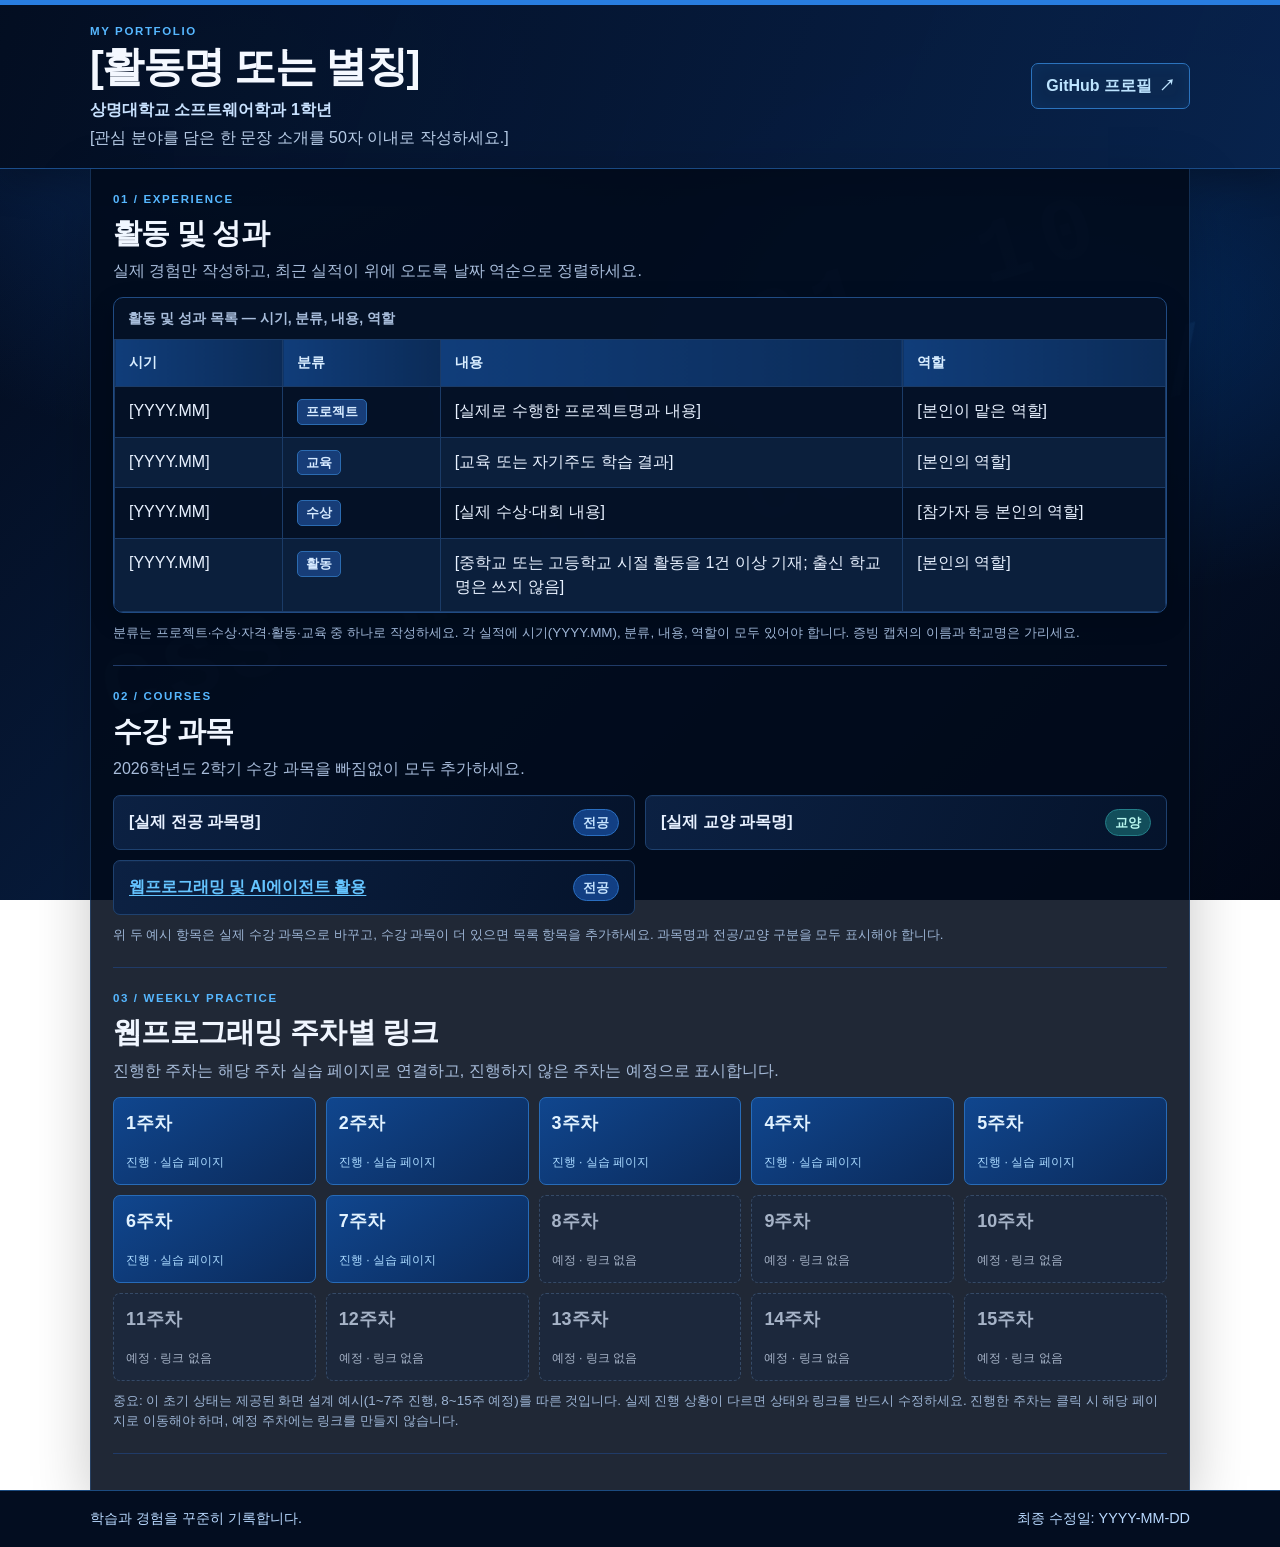
<file: index.html>
<!DOCTYPE html>
<html lang="ko">
<head>
  <meta charset="UTF-8">
  <meta name="viewport" content="width=device-width, initial-scale=1.0">
  <title>개인 이력서 | 상명대학교 소프트웨어학과</title>
  <meta name="description" content="학습 과정과 프로젝트 활동을 정리한 개인 이력서 웹페이지입니다.">
  <link rel="stylesheet" href="style.css">
</head>
<body>
  <a class="skip-link" href="#main">본문 바로가기</a>
  <!-- F-01, F-02: 상단 header에는 활동명, 지정 소속, 50자 이내 소개, GitHub 링크만 둡니다. -->
  <header class="site-header">
    <div class="container header-inner">
      <div class="identity">
        <p class="eyebrow">MY PORTFOLIO</p>
        <h1>[활동명 또는 별칭]</h1>
        <p class="school">상명대학교 소프트웨어학과 1학년</p>
        <p class="intro">[관심 분야를 담은 한 문장 소개를 50자 이내로 작성하세요.]</p>
      </div>
      <!-- 본인 GitHub 프로필 링크를 한 개만 기재합니다. 이메일·전화번호 등 다른 연락처는 넣지 않습니다. -->
      <a class="github-link" href="https://github.com/본인아이디" target="_blank" rel="noopener noreferrer">GitHub 프로필 <span aria-hidden="true">↗</span></a>
    </div>
  </header>

  <main id="main" class="container">
    <!-- 화면 설계 순서 1: 실적 표 -->
    <section id="achievements" class="section" aria-labelledby="achievements-title">
      <div class="section-heading">
        <p class="section-label">01 / EXPERIENCE</p>
        <h2 id="achievements-title">활동 및 성과</h2>
        <p>실제 경험만 작성하고, 최근 실적이 위에 오도록 날짜 역순으로 정렬하세요.</p>
      </div>
      <div class="table-wrap">
        <table>
          <caption>활동 및 성과 목록 — 시기, 분류, 내용, 역할</caption>
          <thead><tr><th scope="col">시기</th><th scope="col">분류</th><th scope="col">내용</th><th scope="col">역할</th></tr></thead>
          <tbody>
            <tr><td>[YYYY.MM]</td><td><span class="tag">프로젝트</span></td><td>[실제로 수행한 프로젝트명과 내용]</td><td>[본인이 맡은 역할]</td></tr>
            <tr><td>[YYYY.MM]</td><td><span class="tag">교육</span></td><td>[교육 또는 자기주도 학습 결과]</td><td>[본인의 역할]</td></tr>
            <tr><td>[YYYY.MM]</td><td><span class="tag">수상</span></td><td>[실제 수상·대회 내용]</td><td>[참가자 등 본인의 역할]</td></tr>
            <tr><td>[YYYY.MM]</td><td><span class="tag">활동</span></td><td>[중학교 또는 고등학교 시절 활동을 1건 이상 기재; 출신 학교명은 쓰지 않음]</td><td>[본인의 역할]</td></tr>
          </tbody>
        </table>
      </div>
      <p class="hint">분류는 프로젝트·수상·자격·활동·교육 중 하나로 작성하세요. 각 실적에 시기(YYYY.MM), 분류, 내용, 역할이 모두 있어야 합니다. 증빙 캡처의 이름과 학교명은 가리세요.</p>
    </section>

    <!-- 화면 설계 순서 2: 수강 과목 -->
    <section id="courses" class="section" aria-labelledby="courses-title">
      <div class="section-heading">
        <p class="section-label">02 / COURSES</p>
        <h2 id="courses-title">수강 과목</h2>
        <p>2026학년도 2학기 수강 과목을 빠짐없이 모두 추가하세요.</p>
      </div>
      <ul class="course-list">
        <li><span class="course-name">[실제 전공 과목명]</span><span class="course-type major">전공</span></li>
        <li><span class="course-name">[실제 교양 과목명]</span><span class="course-type liberal">교양</span></li>
        <li><a class="course-name course-link" href="#weekly">웹프로그래밍 및 AI에이전트 활용</a><span class="course-type major">전공</span></li>
      </ul>
      <p class="hint">위 두 예시 항목은 실제 수강 과목으로 바꾸고, 수강 과목이 더 있으면 목록 항목을 추가하세요. 과목명과 전공/교양 구분을 모두 표시해야 합니다.</p>
    </section>

    <!-- 화면 설계 순서 3: 주차별 실습 링크 -->
    <section id="weekly" class="section" aria-labelledby="weekly-title">
      <div class="section-heading">
        <p class="section-label">03 / WEEKLY PRACTICE</p>
        <h2 id="weekly-title">웹프로그래밍 주차별 링크</h2>
        <p>진행한 주차는 해당 주차 실습 페이지로 연결하고, 진행하지 않은 주차는 예정으로 표시합니다.</p>
      </div>
      <ol class="week-grid" aria-label="1주차부터 15주차까지의 실습 상태">
        <li><a class="week-card complete" href="weekly/week-1.html"><span>1주차</span><small>진행 · 실습 페이지</small></a></li>
        <li><a class="week-card complete" href="weekly/week-2.html"><span>2주차</span><small>진행 · 실습 페이지</small></a></li>
        <li><a class="week-card complete" href="weekly/week-3.html"><span>3주차</span><small>진행 · 실습 페이지</small></a></li>
        <li><a class="week-card complete" href="weekly/week-4.html"><span>4주차</span><small>진행 · 실습 페이지</small></a></li>
        <li><a class="week-card complete" href="weekly/week-5.html"><span>5주차</span><small>진행 · 실습 페이지</small></a></li>
        <li><a class="week-card complete" href="weekly/week-6.html"><span>6주차</span><small>진행 · 실습 페이지</small></a></li>
        <li><a class="week-card complete" href="weekly/week-7.html"><span>7주차</span><small>진행 · 실습 페이지</small></a></li>
        <li><span class="week-card planned"><span>8주차</span><small>예정 · 링크 없음</small></span></li>
        <li><span class="week-card planned"><span>9주차</span><small>예정 · 링크 없음</small></span></li>
        <li><span class="week-card planned"><span>10주차</span><small>예정 · 링크 없음</small></span></li>
        <li><span class="week-card planned"><span>11주차</span><small>예정 · 링크 없음</small></span></li>
        <li><span class="week-card planned"><span>12주차</span><small>예정 · 링크 없음</small></span></li>
        <li><span class="week-card planned"><span>13주차</span><small>예정 · 링크 없음</small></span></li>
        <li><span class="week-card planned"><span>14주차</span><small>예정 · 링크 없음</small></span></li>
        <li><span class="week-card planned"><span>15주차</span><small>예정 · 링크 없음</small></span></li>
      </ol>
      <p class="hint">중요: 이 초기 상태는 제공된 화면 설계 예시(1~7주 진행, 8~15주 예정)를 따른 것입니다. 실제 진행 상황이 다르면 상태와 링크를 반드시 수정하세요. 진행한 주차는 클릭 시 해당 페이지로 이동해야 하며, 예정 주차에는 링크를 만들지 않습니다.</p>
    </section>
  </main>

  <!-- F-06: 배포 저장소의 마지막 커밋 날짜와 반드시 동일하게 수정합니다. -->
  <footer class="site-footer">
    <div class="container footer-inner">
      <p>학습과 경험을 꾸준히 기록합니다.</p>
      <p>최종 수정일: <time datetime="YYYY-MM-DD">YYYY-MM-DD</time></p>
    </div>
  </footer>
</body>
</html>
</file>
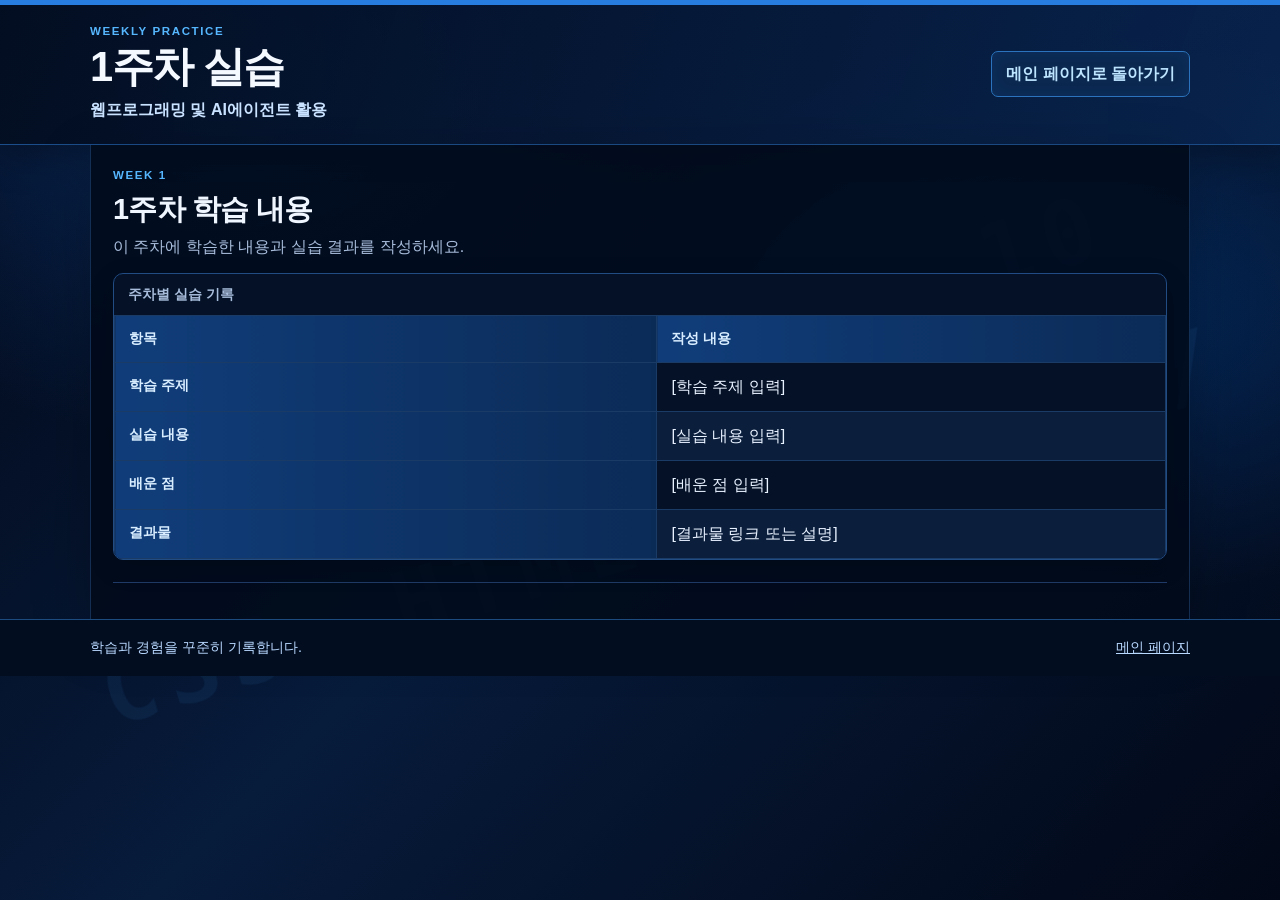
<file: weekly/week-1.html>
<!DOCTYPE html>
<html lang="ko">
<head>
<meta charset="UTF-8">
<meta name="viewport" content="width=device-width, initial-scale=1.0">
<title>1주차 실습 | 개인 이력서</title>
<link rel="stylesheet" href="../style.css">
</head>
<body>
<header class="site-header"><div class="container header-inner"><div class="identity"><p class="eyebrow">WEEKLY PRACTICE</p><h1>1주차 실습</h1><p class="school">웹프로그래밍 및 AI에이전트 활용</p></div><a class="github-link" href="../index.html">메인 페이지로 돌아가기</a></div></header>
<main class="container"><section class="section"><div class="section-heading"><p class="section-label">WEEK 1</p><h2>1주차 학습 내용</h2><p>이 주차에 학습한 내용과 실습 결과를 작성하세요.</p></div><div class="table-wrap"><table><caption>주차별 실습 기록</caption><thead><tr><th scope="col">항목</th><th scope="col">작성 내용</th></tr></thead><tbody><tr><th scope="row">학습 주제</th><td>[학습 주제 입력]</td></tr><tr><th scope="row">실습 내용</th><td>[실습 내용 입력]</td></tr><tr><th scope="row">배운 점</th><td>[배운 점 입력]</td></tr><tr><th scope="row">결과물</th><td>[결과물 링크 또는 설명]</td></tr></tbody></table></div></section></main>
<footer class="site-footer"><div class="container footer-inner"><p>학습과 경험을 꾸준히 기록합니다.</p><p><a href="../index.html">메인 페이지</a></p></div></footer>
</body></html>
</file>
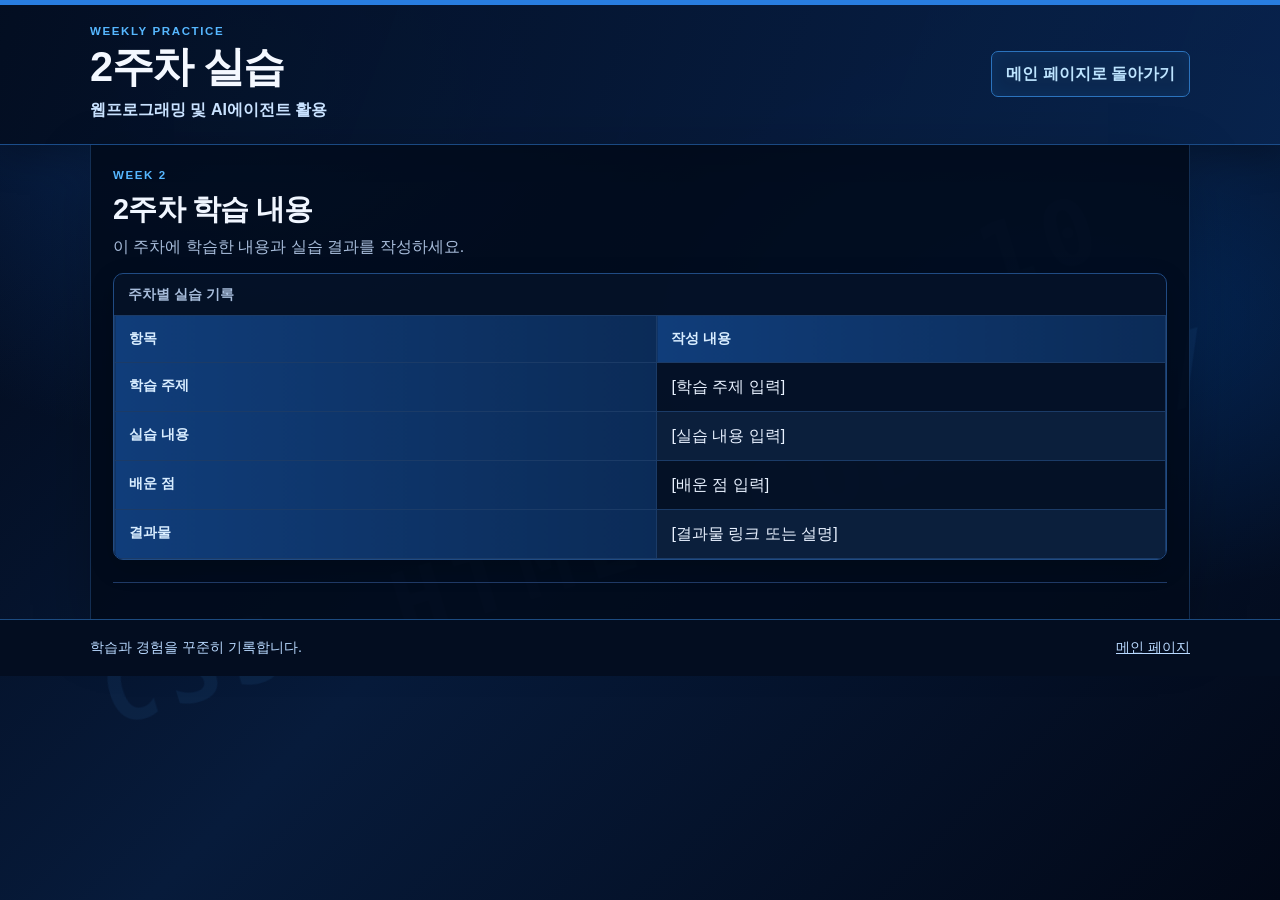
<file: weekly/week-2.html>
<!DOCTYPE html>
<html lang="ko">
<head>
<meta charset="UTF-8">
<meta name="viewport" content="width=device-width, initial-scale=1.0">
<title>2주차 실습 | 개인 이력서</title>
<link rel="stylesheet" href="../style.css">
</head>
<body>
<header class="site-header"><div class="container header-inner"><div class="identity"><p class="eyebrow">WEEKLY PRACTICE</p><h1>2주차 실습</h1><p class="school">웹프로그래밍 및 AI에이전트 활용</p></div><a class="github-link" href="../index.html">메인 페이지로 돌아가기</a></div></header>
<main class="container"><section class="section"><div class="section-heading"><p class="section-label">WEEK 2</p><h2>2주차 학습 내용</h2><p>이 주차에 학습한 내용과 실습 결과를 작성하세요.</p></div><div class="table-wrap"><table><caption>주차별 실습 기록</caption><thead><tr><th scope="col">항목</th><th scope="col">작성 내용</th></tr></thead><tbody><tr><th scope="row">학습 주제</th><td>[학습 주제 입력]</td></tr><tr><th scope="row">실습 내용</th><td>[실습 내용 입력]</td></tr><tr><th scope="row">배운 점</th><td>[배운 점 입력]</td></tr><tr><th scope="row">결과물</th><td>[결과물 링크 또는 설명]</td></tr></tbody></table></div></section></main>
<footer class="site-footer"><div class="container footer-inner"><p>학습과 경험을 꾸준히 기록합니다.</p><p><a href="../index.html">메인 페이지</a></p></div></footer>
</body></html>
</file>
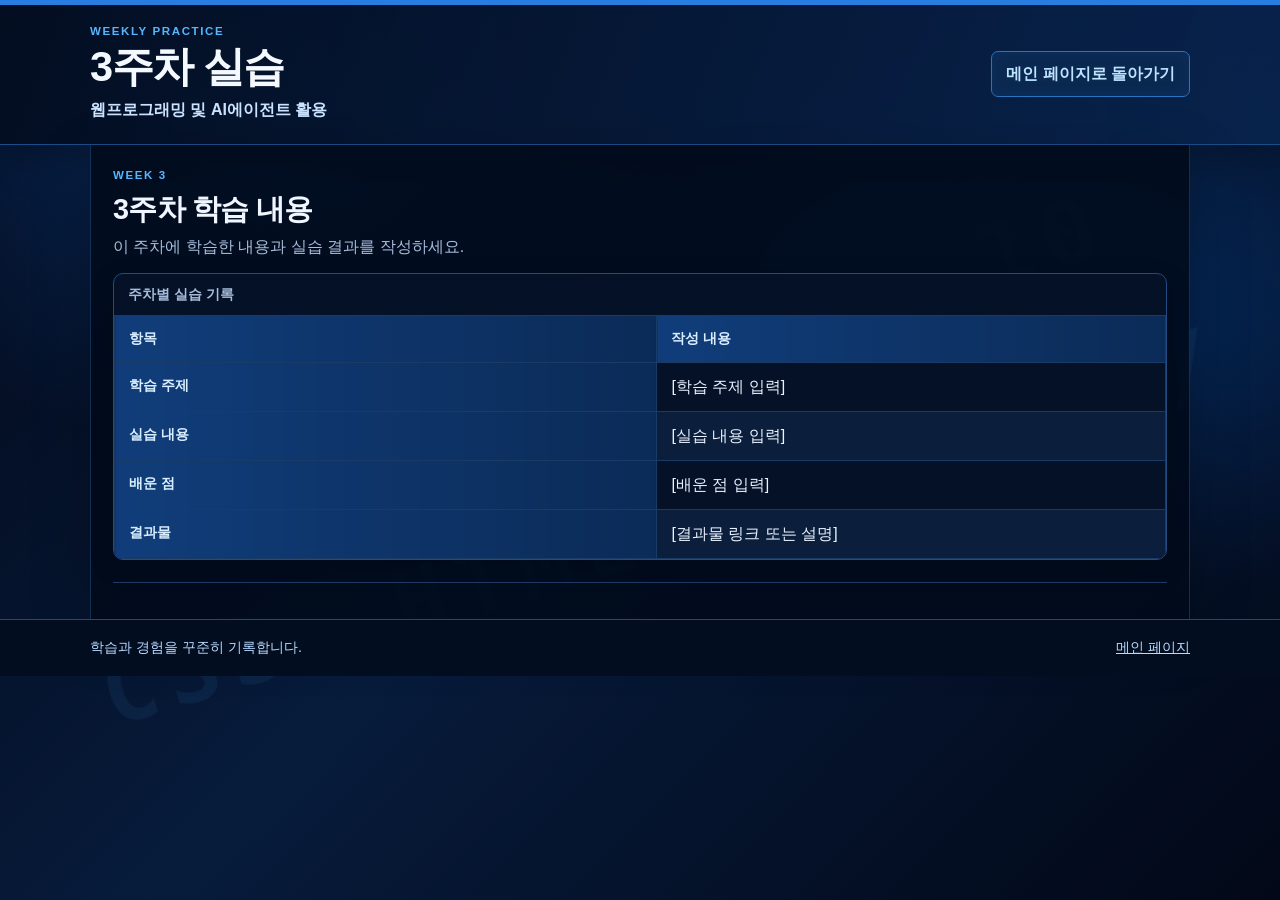
<file: weekly/week-3.html>
<!DOCTYPE html>
<html lang="ko">
<head>
<meta charset="UTF-8">
<meta name="viewport" content="width=device-width, initial-scale=1.0">
<title>3주차 실습 | 개인 이력서</title>
<link rel="stylesheet" href="../style.css">
</head>
<body>
<header class="site-header"><div class="container header-inner"><div class="identity"><p class="eyebrow">WEEKLY PRACTICE</p><h1>3주차 실습</h1><p class="school">웹프로그래밍 및 AI에이전트 활용</p></div><a class="github-link" href="../index.html">메인 페이지로 돌아가기</a></div></header>
<main class="container"><section class="section"><div class="section-heading"><p class="section-label">WEEK 3</p><h2>3주차 학습 내용</h2><p>이 주차에 학습한 내용과 실습 결과를 작성하세요.</p></div><div class="table-wrap"><table><caption>주차별 실습 기록</caption><thead><tr><th scope="col">항목</th><th scope="col">작성 내용</th></tr></thead><tbody><tr><th scope="row">학습 주제</th><td>[학습 주제 입력]</td></tr><tr><th scope="row">실습 내용</th><td>[실습 내용 입력]</td></tr><tr><th scope="row">배운 점</th><td>[배운 점 입력]</td></tr><tr><th scope="row">결과물</th><td>[결과물 링크 또는 설명]</td></tr></tbody></table></div></section></main>
<footer class="site-footer"><div class="container footer-inner"><p>학습과 경험을 꾸준히 기록합니다.</p><p><a href="../index.html">메인 페이지</a></p></div></footer>
</body></html>
</file>
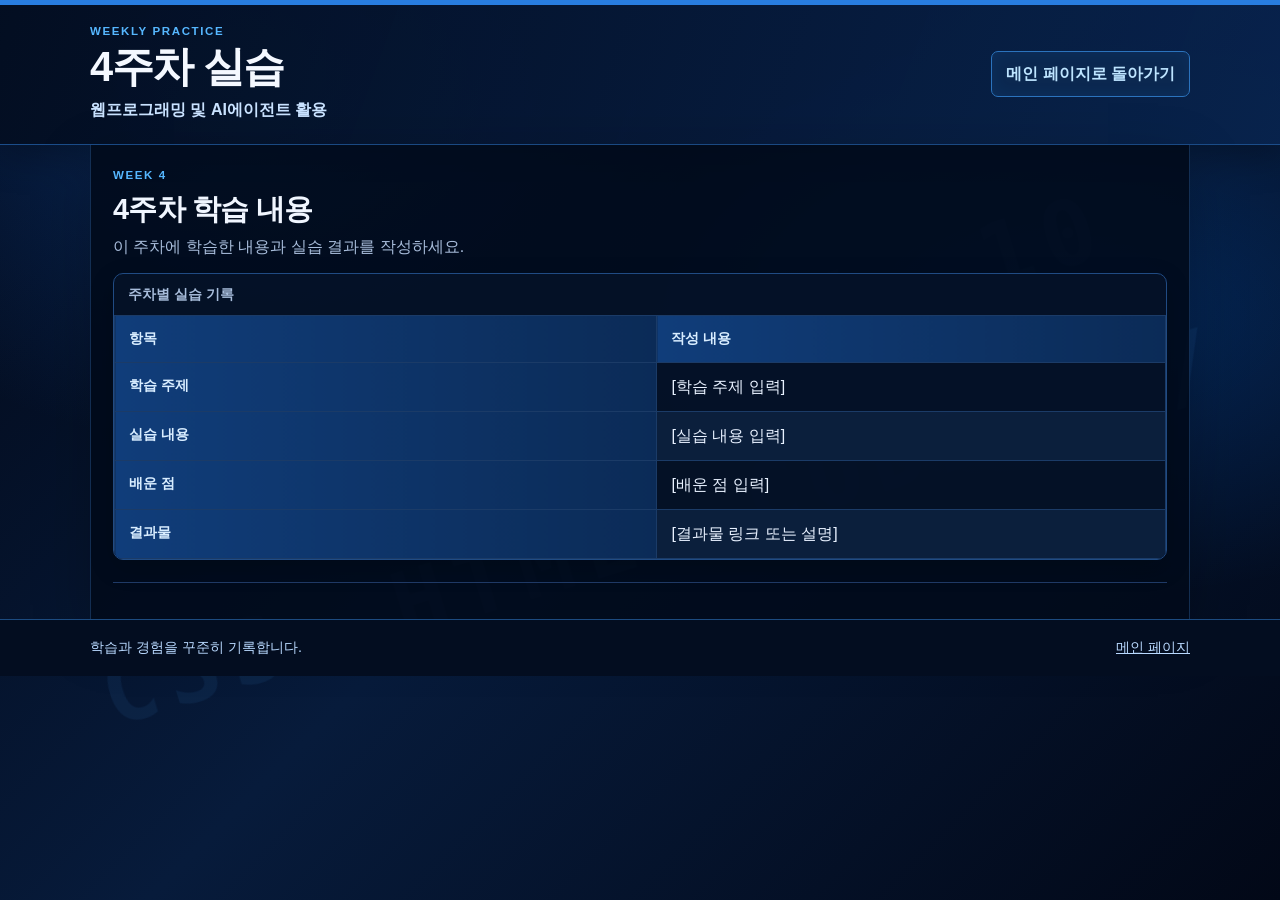
<file: weekly/week-4.html>
<!DOCTYPE html>
<html lang="ko">
<head>
<meta charset="UTF-8">
<meta name="viewport" content="width=device-width, initial-scale=1.0">
<title>4주차 실습 | 개인 이력서</title>
<link rel="stylesheet" href="../style.css">
</head>
<body>
<header class="site-header"><div class="container header-inner"><div class="identity"><p class="eyebrow">WEEKLY PRACTICE</p><h1>4주차 실습</h1><p class="school">웹프로그래밍 및 AI에이전트 활용</p></div><a class="github-link" href="../index.html">메인 페이지로 돌아가기</a></div></header>
<main class="container"><section class="section"><div class="section-heading"><p class="section-label">WEEK 4</p><h2>4주차 학습 내용</h2><p>이 주차에 학습한 내용과 실습 결과를 작성하세요.</p></div><div class="table-wrap"><table><caption>주차별 실습 기록</caption><thead><tr><th scope="col">항목</th><th scope="col">작성 내용</th></tr></thead><tbody><tr><th scope="row">학습 주제</th><td>[학습 주제 입력]</td></tr><tr><th scope="row">실습 내용</th><td>[실습 내용 입력]</td></tr><tr><th scope="row">배운 점</th><td>[배운 점 입력]</td></tr><tr><th scope="row">결과물</th><td>[결과물 링크 또는 설명]</td></tr></tbody></table></div></section></main>
<footer class="site-footer"><div class="container footer-inner"><p>학습과 경험을 꾸준히 기록합니다.</p><p><a href="../index.html">메인 페이지</a></p></div></footer>
</body></html>
</file>
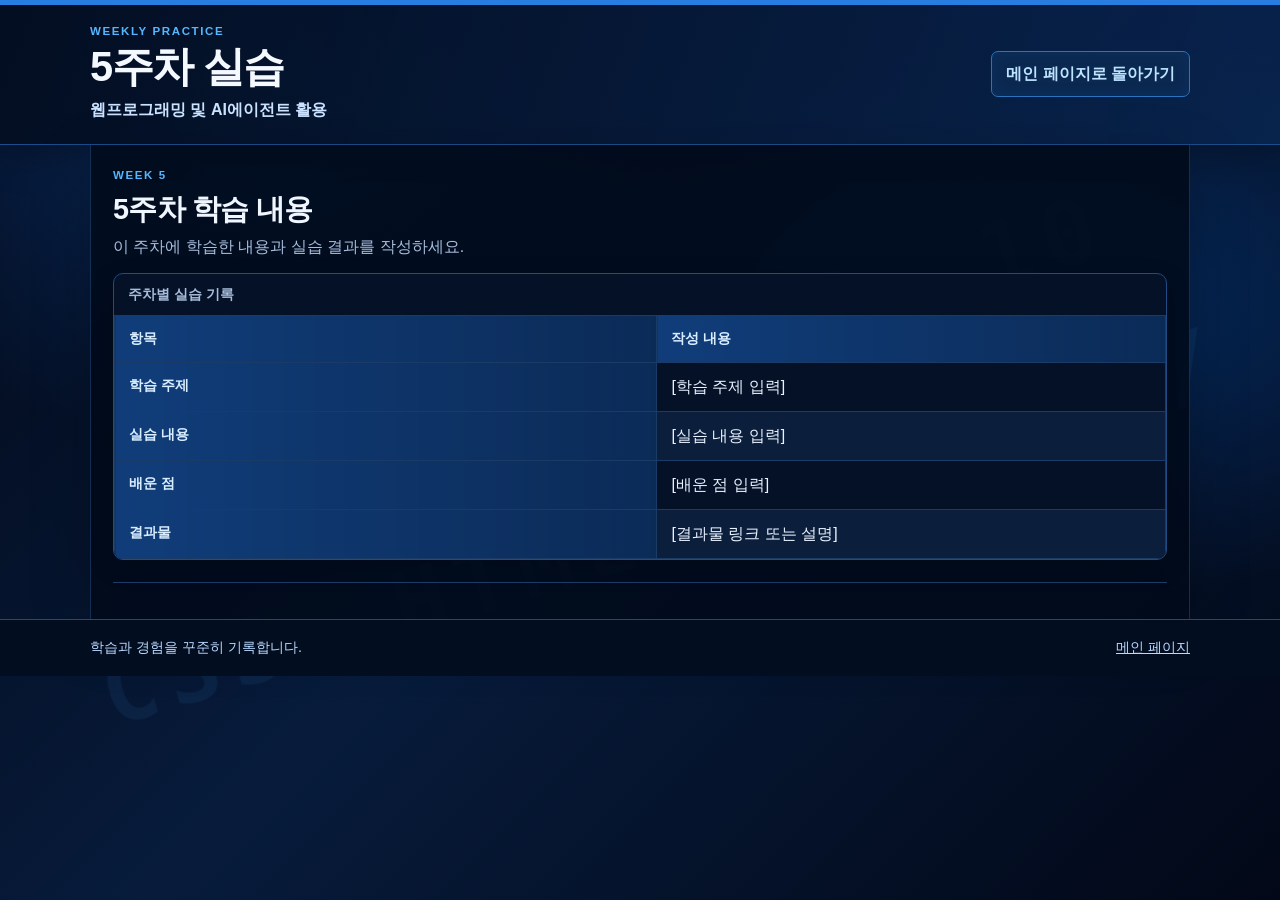
<file: weekly/week-5.html>
<!DOCTYPE html>
<html lang="ko">
<head>
<meta charset="UTF-8">
<meta name="viewport" content="width=device-width, initial-scale=1.0">
<title>5주차 실습 | 개인 이력서</title>
<link rel="stylesheet" href="../style.css">
</head>
<body>
<header class="site-header"><div class="container header-inner"><div class="identity"><p class="eyebrow">WEEKLY PRACTICE</p><h1>5주차 실습</h1><p class="school">웹프로그래밍 및 AI에이전트 활용</p></div><a class="github-link" href="../index.html">메인 페이지로 돌아가기</a></div></header>
<main class="container"><section class="section"><div class="section-heading"><p class="section-label">WEEK 5</p><h2>5주차 학습 내용</h2><p>이 주차에 학습한 내용과 실습 결과를 작성하세요.</p></div><div class="table-wrap"><table><caption>주차별 실습 기록</caption><thead><tr><th scope="col">항목</th><th scope="col">작성 내용</th></tr></thead><tbody><tr><th scope="row">학습 주제</th><td>[학습 주제 입력]</td></tr><tr><th scope="row">실습 내용</th><td>[실습 내용 입력]</td></tr><tr><th scope="row">배운 점</th><td>[배운 점 입력]</td></tr><tr><th scope="row">결과물</th><td>[결과물 링크 또는 설명]</td></tr></tbody></table></div></section></main>
<footer class="site-footer"><div class="container footer-inner"><p>학습과 경험을 꾸준히 기록합니다.</p><p><a href="../index.html">메인 페이지</a></p></div></footer>
</body></html>
</file>
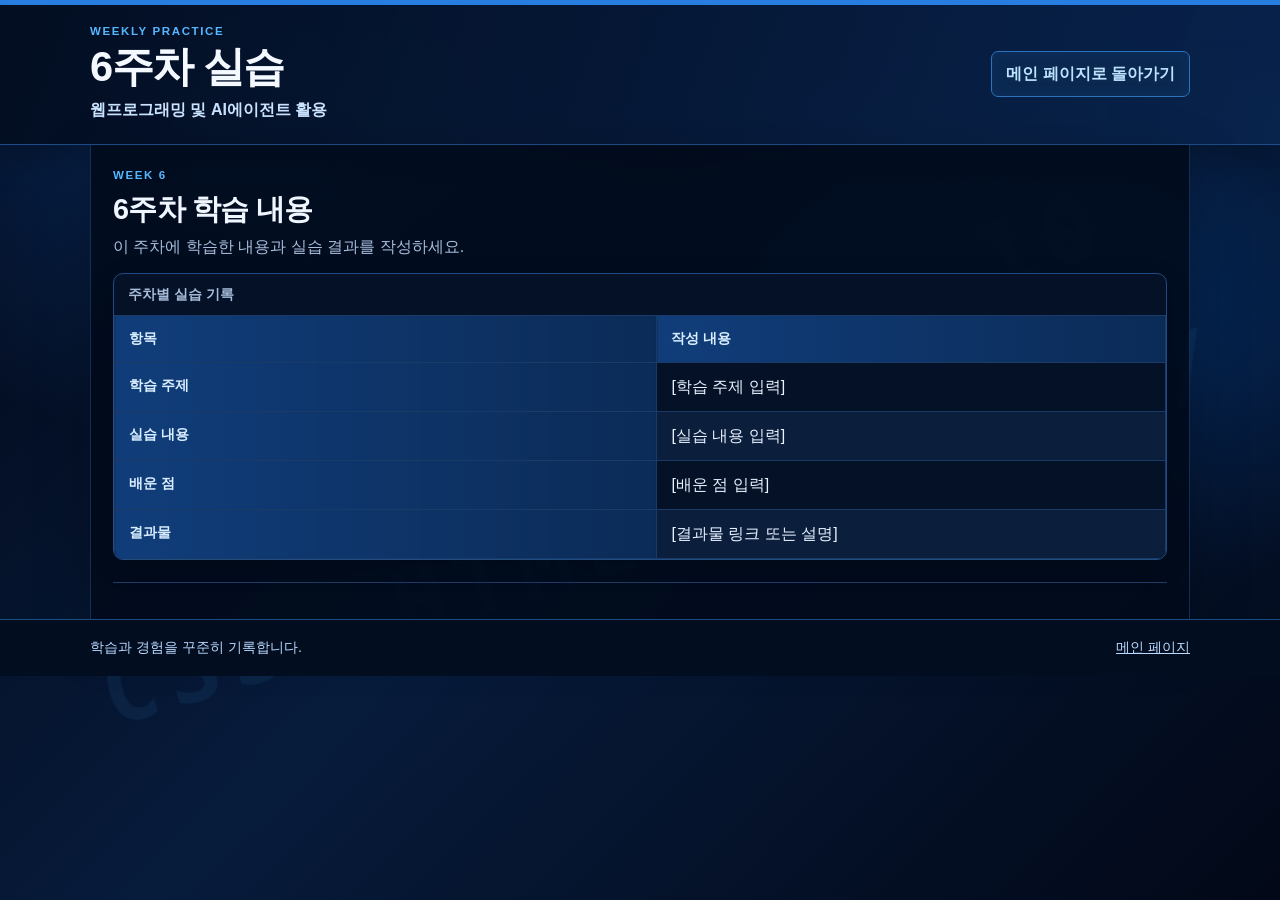
<file: weekly/week-6.html>
<!DOCTYPE html>
<html lang="ko">
<head>
<meta charset="UTF-8">
<meta name="viewport" content="width=device-width, initial-scale=1.0">
<title>6주차 실습 | 개인 이력서</title>
<link rel="stylesheet" href="../style.css">
</head>
<body>
<header class="site-header"><div class="container header-inner"><div class="identity"><p class="eyebrow">WEEKLY PRACTICE</p><h1>6주차 실습</h1><p class="school">웹프로그래밍 및 AI에이전트 활용</p></div><a class="github-link" href="../index.html">메인 페이지로 돌아가기</a></div></header>
<main class="container"><section class="section"><div class="section-heading"><p class="section-label">WEEK 6</p><h2>6주차 학습 내용</h2><p>이 주차에 학습한 내용과 실습 결과를 작성하세요.</p></div><div class="table-wrap"><table><caption>주차별 실습 기록</caption><thead><tr><th scope="col">항목</th><th scope="col">작성 내용</th></tr></thead><tbody><tr><th scope="row">학습 주제</th><td>[학습 주제 입력]</td></tr><tr><th scope="row">실습 내용</th><td>[실습 내용 입력]</td></tr><tr><th scope="row">배운 점</th><td>[배운 점 입력]</td></tr><tr><th scope="row">결과물</th><td>[결과물 링크 또는 설명]</td></tr></tbody></table></div></section></main>
<footer class="site-footer"><div class="container footer-inner"><p>학습과 경험을 꾸준히 기록합니다.</p><p><a href="../index.html">메인 페이지</a></p></div></footer>
</body></html>
</file>
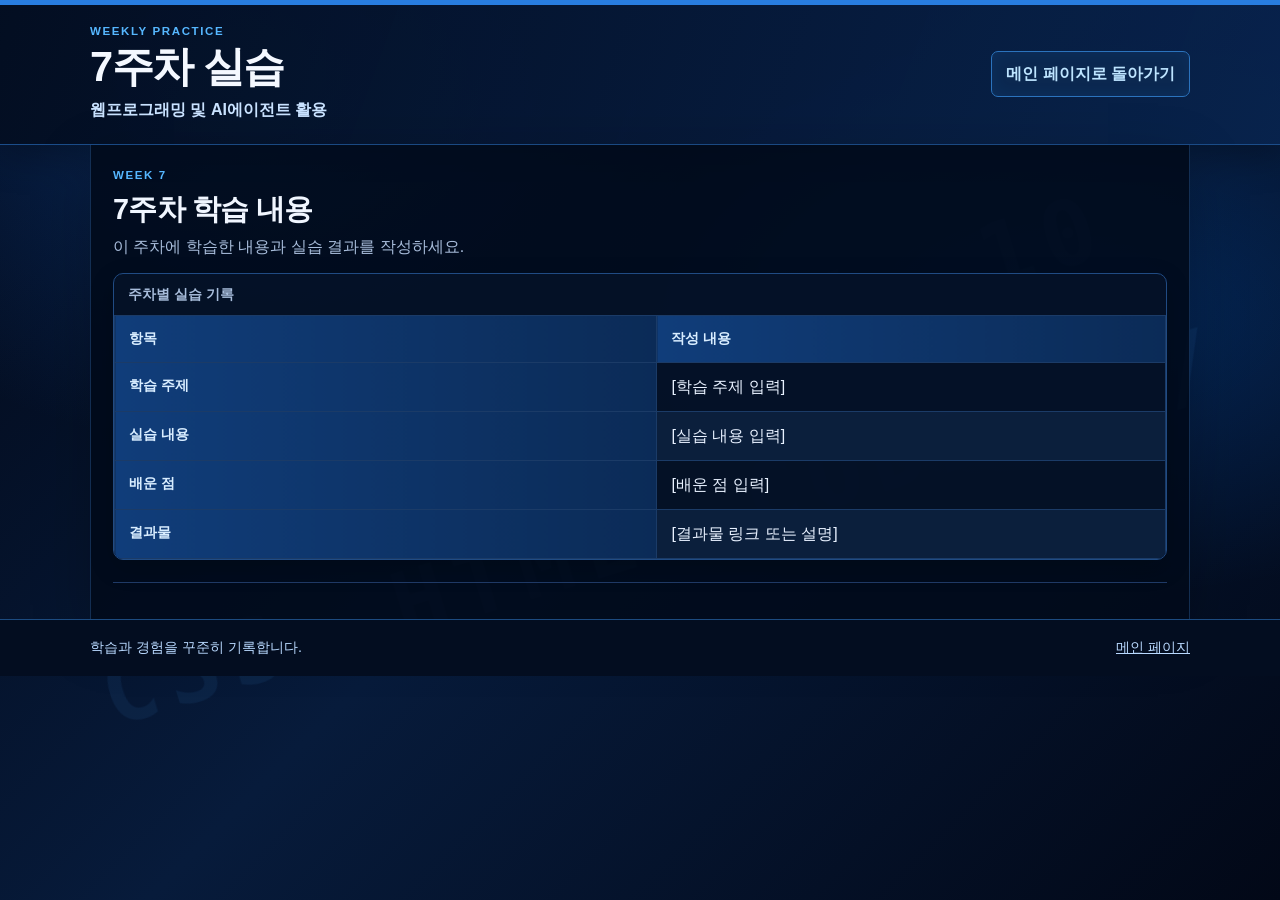
<file: weekly/week-7.html>
<!DOCTYPE html>
<html lang="ko">
<head>
<meta charset="UTF-8">
<meta name="viewport" content="width=device-width, initial-scale=1.0">
<title>7주차 실습 | 개인 이력서</title>
<link rel="stylesheet" href="../style.css">
</head>
<body>
<header class="site-header"><div class="container header-inner"><div class="identity"><p class="eyebrow">WEEKLY PRACTICE</p><h1>7주차 실습</h1><p class="school">웹프로그래밍 및 AI에이전트 활용</p></div><a class="github-link" href="../index.html">메인 페이지로 돌아가기</a></div></header>
<main class="container"><section class="section"><div class="section-heading"><p class="section-label">WEEK 7</p><h2>7주차 학습 내용</h2><p>이 주차에 학습한 내용과 실습 결과를 작성하세요.</p></div><div class="table-wrap"><table><caption>주차별 실습 기록</caption><thead><tr><th scope="col">항목</th><th scope="col">작성 내용</th></tr></thead><tbody><tr><th scope="row">학습 주제</th><td>[학습 주제 입력]</td></tr><tr><th scope="row">실습 내용</th><td>[실습 내용 입력]</td></tr><tr><th scope="row">배운 점</th><td>[배운 점 입력]</td></tr><tr><th scope="row">결과물</th><td>[결과물 링크 또는 설명]</td></tr></tbody></table></div></section></main>
<footer class="site-footer"><div class="container footer-inner"><p>학습과 경험을 꾸준히 기록합니다.</p><p><a href="../index.html">메인 페이지</a></p></div></footer>
</body></html>
</file>
<file: style.css>
@charset "UTF-8";
:root{--ink:#e8f1ff;--muted:#a8bddb;--line:#203b68;--paper:rgba(5,17,39,.94);--bg:#020817;--blue:#43a5ff;--blue-light:#102d59;--gold:#58baff;--gold-light:#16375e;--radius:10px}
*{box-sizing:border-box}
html{scroll-behavior:smooth}
body{margin:0;color:var(--ink);font-family:Arial,"Noto Sans KR","Malgun Gothic",sans-serif;line-height:1.5;background:radial-gradient(ellipse at 18% 8%,rgba(20,93,195,.35),transparent 32%),radial-gradient(ellipse at 85% 35%,rgba(0,116,255,.2),transparent 34%),linear-gradient(135deg,#020817 0%,#071b3b 48%,#020817 100%);background-attachment:fixed;position:relative}
/* 컴퓨터·코딩 분위기의 배경 패턴 */
body:before{content:"</>   { }   01   10   CSS   HTML   CODE   //";position:fixed;inset:0;z-index:-1;pointer-events:none;display:flex;align-items:center;justify-content:center;overflow:hidden;color:rgba(73,157,255,.075);font:900 clamp(2rem,7vw,7rem)/1.8 Consolas,monospace;letter-spacing:.12em;word-spacing:.5em;transform:rotate(-17deg);text-align:center}
a{color:inherit}
.container{width:min(1100px,calc(100% - 40px));margin-inline:auto}
.skip-link{position:absolute;left:12px;top:-60px;z-index:20;background:#071a36;color:#fff;padding:10px 14px;border:2px solid var(--blue)}
.skip-link:focus{top:12px}
.site-header{background:linear-gradient(110deg,rgba(3,14,33,.98),rgba(8,35,77,.96));border-top:5px solid #287de0;border-bottom:1px solid #1b4d8a;box-shadow:0 10px 35px rgba(0,0,0,.28)}
.header-inner{min-height:0;display:flex;align-items:center;justify-content:space-between;gap:24px;padding:22px 0;position:relative}
.identity{min-width:0}
.eyebrow,.section-label{margin:0 0 4px;color:#56b7ff;font-size:.72rem;font-weight:800;letter-spacing:.14em}
h1,h2,p{margin-top:0}
h1{font-size:clamp(1.8rem,3.5vw,2.6rem);line-height:1.12;letter-spacing:-.035em;margin-bottom:7px;color:#f4f8ff}
.school{font-weight:700;margin-bottom:4px;color:#c9e2ff}
.intro{margin:0;max-width:650px;color:#b8cde8}
.github-link{flex:none;display:inline-flex;align-items:center;gap:7px;padding:10px 14px;border:1px solid #2b73bd;border-radius:7px;background:#0b2850;color:#bde4ff;text-decoration:none;font-weight:700;white-space:nowrap;box-shadow:inset 0 0 16px rgba(42,139,255,.08)}
.github-link:hover,.github-link:focus-visible,.course-link:hover,.course-link:focus-visible{text-decoration:underline;box-shadow:0 0 0 2px rgba(67,165,255,.22)}
main{padding:0 22px 36px;background:rgba(2,11,27,.88);border-left:1px solid rgba(53,112,184,.35);border-right:1px solid rgba(53,112,184,.35);box-shadow:0 18px 55px rgba(0,0,0,.22)}
.section{padding:25px 0;border-bottom:1px solid var(--line);scroll-margin-top:12px}
.section-heading{margin-bottom:14px}
.section-heading h2{font-size:clamp(1.35rem,2.5vw,1.8rem);letter-spacing:-.025em;margin:0 0 4px;color:#f0f6ff}
.section-heading>p:last-child{margin-bottom:0;color:var(--muted)}
.table-wrap{overflow-x:auto;background:rgba(5,18,41,.9);border:1px solid #204b83;border-radius:var(--radius);box-shadow:0 8px 26px rgba(0,0,0,.16)}
table{width:100%;border-collapse:collapse;table-layout:fixed;text-align:left;min-width:640px;border:1px solid #244b7b}
caption{text-align:left;padding:10px 14px;color:var(--muted);font-size:.88rem;font-weight:600}
th,td{padding:12px 14px;border:1px solid #1b3b67;vertical-align:top;overflow-wrap:anywhere}
th{background:linear-gradient(90deg,#103d7a,#0b2b57);color:#d8edff;font-size:.9rem;font-weight:800}
tbody tr:nth-child(even){background:rgba(18,43,79,.55)}
tbody tr:hover{background:rgba(23,73,125,.55)}
th:nth-child(1){width:16%}th:nth-child(2){width:15%}th:nth-child(3){width:44%}th:nth-child(4){width:25%}
td:first-child{white-space:nowrap;font-variant-numeric:tabular-nums}
.tag{display:inline-block;background:#173d78;color:#d6eaff;padding:2px 8px;border:1px solid #2b6bb1;border-radius:5px;font-size:.82rem;font-weight:700;white-space:nowrap}
.hint{font-size:.84rem;color:#9db5d5;margin:10px 0 0}
.course-list{list-style:none;margin:0;padding:0;display:grid;grid-template-columns:repeat(2,minmax(0,1fr));gap:10px}
.course-list li{display:flex;justify-content:space-between;align-items:center;gap:10px;padding:13px 15px;background:linear-gradient(110deg,rgba(12,34,68,.96),rgba(5,20,44,.96));border:1px solid #1e416f;border-radius:7px;min-width:0;box-shadow:inset 0 1px rgba(126,185,255,.04)}
.course-name{font-weight:700;overflow-wrap:anywhere}
.course-type{flex:none;font-size:.8rem;font-weight:700;padding:3px 9px;border-radius:20px}
.major{background:#123f83;color:#c6e4ff;border:1px solid #2a6ec0}.liberal{background:#124e5b;color:#b8f6ee;border:1px solid #247e88}
.course-link{color:#65c4ff;text-decoration:underline;text-underline-offset:3px}
.week-grid{list-style:none;padding:0;margin:0;display:grid;grid-template-columns:repeat(5,minmax(0,1fr));gap:10px}
.week-grid li{min-width:0}
.week-card{min-height:88px;padding:12px;display:flex;flex-direction:column;justify-content:space-between;gap:8px;border-radius:7px;border:1px solid #254b7b;background:rgba(7,25,53,.96);text-decoration:none}
a.week-card{transition:transform .15s ease,border-color .15s ease}
a.week-card:hover,a.week-card:focus-visible{transform:translateY(-2px);border-color:#55b8ff;outline:2px solid transparent;box-shadow:0 0 0 2px rgba(65,160,255,.2),0 8px 20px rgba(0,0,0,.2)}
.week-card>span{font-size:1.12rem;font-weight:800}
.week-card small{font-size:.77rem;color:#9fb7d7}
.week-card.complete{background:linear-gradient(145deg,#10468e,#0b2a5a);border-color:#276bb8;color:#e1f2ff}
.week-card.complete small{color:#a9d9ff}
.week-card.planned{background:rgba(28,42,63,.8);color:#a6b3c7;border-color:#354a67;border-style:dashed}
.week-card.planned small{color:#a6b3c7}
.site-footer{background:#030d20;color:#b9d9ff;padding:17px 0;border-top:1px solid #1c4b80}
.footer-inner{display:flex;align-items:center;justify-content:space-between;gap:12px;flex-wrap:wrap}
.footer-inner p{margin:0;color:#b9d9ff;font-size:.9rem}
@media(min-width:721px){.header-inner{padding-block:18px}.section{padding-block:22px}}
@media(max-width:720px){.container{width:calc(100% - 28px)}.header-inner{align-items:flex-start;flex-direction:column;gap:12px;padding-block:18px}.course-list{grid-template-columns:1fr}.week-grid{grid-template-columns:repeat(3,minmax(0,1fr))}.section{padding-block:22px}main{padding-inline:14px}th,td{padding:10px}}
@media(max-width:390px){.week-grid{grid-template-columns:repeat(2,minmax(0,1fr))}.week-card{min-height:80px}}
@media(prefers-reduced-motion:reduce){html{scroll-behavior:auto}*,*::before,*::after{transition:none!important}}
</file>
